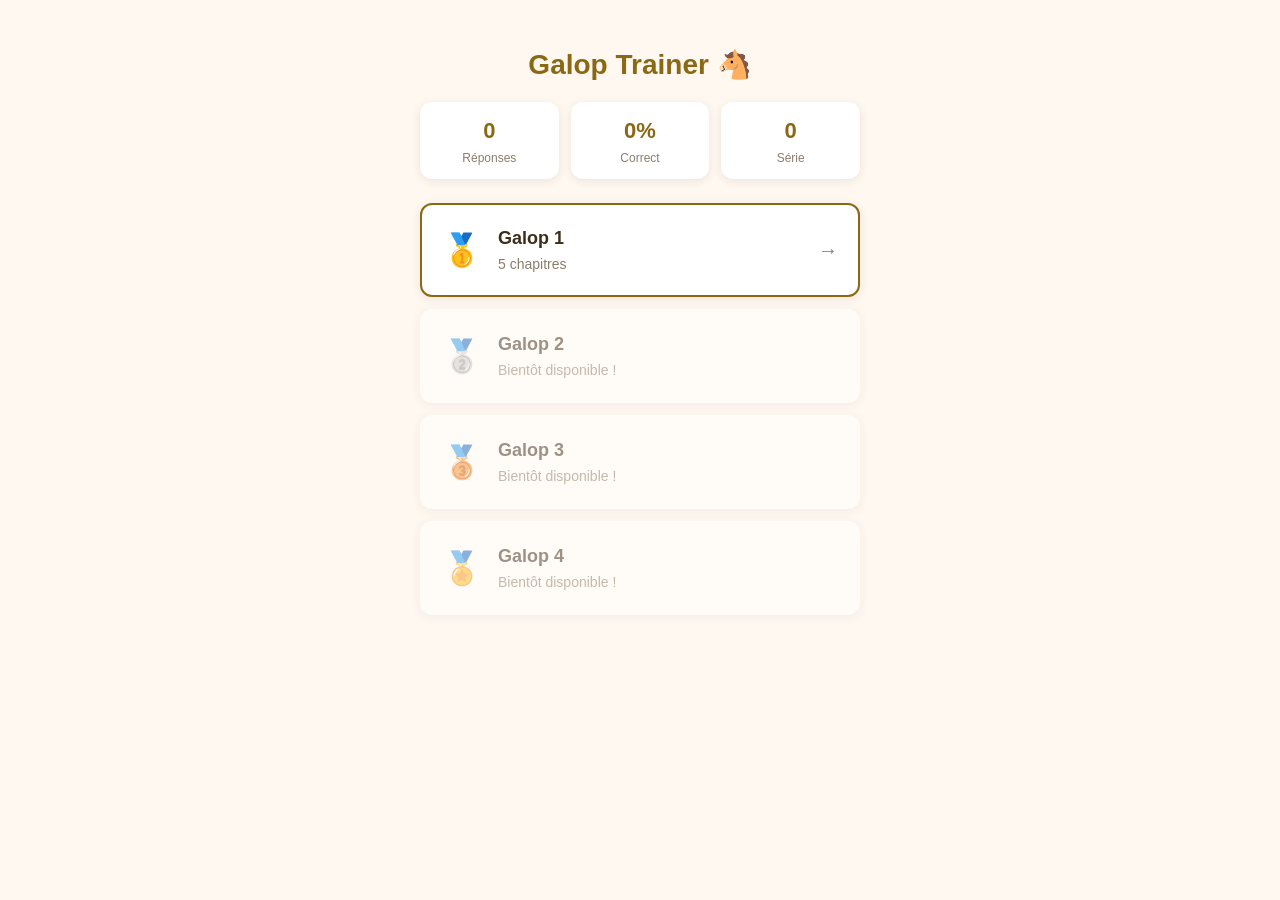
<file: index.html>
<!DOCTYPE html>
<html lang="fr">
<head>
  <meta charset="UTF-8">
  <meta name="viewport" content="width=device-width, initial-scale=1.0, viewport-fit=cover">
  <meta name="apple-mobile-web-app-capable" content="yes">
  <meta name="apple-mobile-web-app-status-bar-style" content="default">
  <meta name="theme-color" content="#FFF8F0">
  <title>Galop Trainer</title>
  <link rel="stylesheet" href="css/style.css">
  <link rel="manifest" href="manifest.json">
  <link rel="apple-touch-icon" href="assets/icons/icon-192.png">
</head>
<body>
  <div id="app">
    <!-- Home Screen -->
    <div id="screen-home" class="screen active">
      <header class="home-header">
        <h1>Galop Trainer 🐴</h1>
      </header>

      <div class="stats-bar" id="stats-bar">
        <div class="stat">
          <span class="stat-value" id="stat-answered">0</span>
          <span class="stat-label">Réponses</span>
        </div>
        <div class="stat">
          <span class="stat-value" id="stat-percent">0%</span>
          <span class="stat-label">Correct</span>
        </div>
        <div class="stat">
          <span class="stat-value" id="stat-streak">0</span>
          <span class="stat-label">Série</span>
        </div>
      </div>

      <div class="galop-levels" id="galop-levels"></div>
    </div>

    <!-- Chapter Selection Screen -->
    <div id="screen-chapters" class="screen">
      <header class="screen-header">
        <button class="btn-back" id="btn-back-chapters" aria-label="Retour">← Retour</button>
        <h2 id="chapters-title">Galop 1</h2>
      </header>
      <div class="chapter-list" id="chapter-list"></div>
    </div>

    <!-- Quiz Screen -->
    <div id="screen-quiz" class="screen">
      <header class="quiz-header">
        <button class="btn-back" id="btn-back-quiz" aria-label="Retour">← Quitter</button>
        <div class="progress-bar-container">
          <div class="progress-bar" id="quiz-progress-bar"></div>
        </div>
        <span class="progress-text" id="quiz-progress-text">1/10</span>
      </header>
      <div class="quiz-body" id="quiz-body"></div>
    </div>

    <!-- Results Screen -->
    <div id="screen-results" class="screen">
      <div class="results-content" id="results-content"></div>
    </div>
  </div>

  <script src="js/storage.js"></script>
  <script src="js/data.js"></script>
  <script src="js/ui.js"></script>
  <script src="js/quiz.js"></script>
  <script src="js/app.js"></script>
</body>
</html>
</file>
<file: css/style.css>
/* ===== CSS Custom Properties ===== */
:root {
  --color-primary: #8B6914;
  --color-primary-light: #C4A35A;
  --color-accent: #2D7D46;
  --color-correct: #2D9D4E;
  --color-incorrect: #D4574E;
  --color-partial: #E8A735;
  --color-bg: #FFF8F0;
  --color-card: #FFFFFF;
  --color-text: #3D2E1C;
  --color-text-light: #8B7D6B;
  --color-border: #E8DDD0;
  --shadow-card: 0 2px 8px rgba(61, 46, 28, 0.1);
  --radius: 12px;
  --font: -apple-system, BlinkMacSystemFont, "Segoe UI", Roboto, sans-serif;
}

/* ===== Reset & Base ===== */
*, *::before, *::after {
  box-sizing: border-box;
  margin: 0;
  padding: 0;
}

html {
  font-size: 16px;
  -webkit-text-size-adjust: 100%;
}

body {
  font-family: var(--font);
  background: var(--color-bg);
  color: var(--color-text);
  min-height: 100dvh;
  display: flex;
  justify-content: center;
  line-height: 1.5;
  -webkit-font-smoothing: antialiased;
}

#app {
  width: 100%;
  max-width: 480px;
  position: relative;
  min-height: 100dvh;
}

/* ===== Screen Management ===== */
.screen {
  display: none;
  padding: 20px;
  animation: fadeIn 200ms ease-out;
  min-height: 100dvh;
}

.screen.active {
  display: flex;
  flex-direction: column;
}

@keyframes fadeIn {
  from { opacity: 0; transform: translateY(8px); }
  to { opacity: 1; transform: translateY(0); }
}

/* ===== Home Screen ===== */
.home-header {
  text-align: center;
  padding: 24px 0 16px;
}

.home-header h1 {
  font-size: 28px;
  font-weight: 700;
  color: var(--color-primary);
}

/* Stats Bar */
.stats-bar {
  display: flex;
  gap: 12px;
  margin-bottom: 24px;
}

.stat {
  flex: 1;
  background: var(--color-card);
  border-radius: var(--radius);
  padding: 12px 8px;
  text-align: center;
  box-shadow: var(--shadow-card);
}

.stat-value {
  display: block;
  font-size: 22px;
  font-weight: 700;
  color: var(--color-primary);
}

.stat-label {
  display: block;
  font-size: 12px;
  color: var(--color-text-light);
  margin-top: 2px;
}

/* Galop Level Cards */
.galop-levels {
  display: flex;
  flex-direction: column;
  gap: 12px;
  flex: 1;
}

.galop-card {
  background: var(--color-card);
  border-radius: var(--radius);
  padding: 20px;
  box-shadow: var(--shadow-card);
  cursor: pointer;
  border: 2px solid transparent;
  transition: border-color 150ms, transform 150ms;
  display: flex;
  align-items: center;
  gap: 16px;
}

.galop-card:active {
  transform: scale(0.98);
}

.galop-card.active-level {
  border-color: var(--color-primary);
}

.galop-card.placeholder {
  opacity: 0.5;
  cursor: default;
}

.galop-card.placeholder:active {
  transform: none;
}

.galop-card-icon {
  font-size: 32px;
  flex-shrink: 0;
}

.galop-card-info {
  flex: 1;
}

.galop-card-title {
  font-size: 18px;
  font-weight: 600;
}

.galop-card-subtitle {
  font-size: 14px;
  color: var(--color-text-light);
  margin-top: 2px;
}

.galop-card-arrow {
  font-size: 20px;
  color: var(--color-text-light);
}

/* ===== Chapter Selection Screen ===== */
.screen-header {
  display: flex;
  align-items: center;
  gap: 12px;
  margin-bottom: 20px;
}

.screen-header h2 {
  font-size: 22px;
  font-weight: 700;
}

.btn-back {
  background: none;
  border: none;
  font-size: 16px;
  color: var(--color-primary);
  cursor: pointer;
  font-family: var(--font);
  padding: 4px 0;
  font-weight: 500;
}

.chapter-list {
  display: flex;
  flex-direction: column;
  gap: 12px;
  flex: 1;
}

.chapter-card {
  background: var(--color-card);
  border-radius: var(--radius);
  padding: 16px 20px;
  box-shadow: var(--shadow-card);
  cursor: pointer;
  transition: transform 150ms;
  display: flex;
  align-items: center;
  gap: 14px;
}

.chapter-card:active {
  transform: scale(0.98);
}

.chapter-card-emoji {
  font-size: 28px;
  flex-shrink: 0;
}

.chapter-card-info {
  flex: 1;
}

.chapter-card-title {
  font-size: 16px;
  font-weight: 600;
}

.chapter-card-meta {
  font-size: 13px;
  color: var(--color-text-light);
  margin-top: 2px;
}

.chapter-progress-ring {
  width: 40px;
  height: 40px;
  flex-shrink: 0;
}

.chapter-progress-ring circle {
  fill: none;
  stroke-width: 4;
  stroke-linecap: round;
}

.chapter-progress-ring .ring-bg {
  stroke: var(--color-border);
}

.chapter-progress-ring .ring-fill {
  stroke: var(--color-accent);
  transition: stroke-dashoffset 300ms;
}

.btn-mix-all {
  background: var(--color-primary);
  color: white;
  border: none;
  border-radius: var(--radius);
  padding: 16px;
  font-size: 17px;
  font-weight: 600;
  cursor: pointer;
  font-family: var(--font);
  margin-top: 8px;
  transition: transform 150ms, background 150ms;
}

.btn-mix-all:active {
  transform: scale(0.97);
  background: var(--color-primary-light);
}

/* ===== Quiz Screen ===== */
.quiz-header {
  display: flex;
  align-items: center;
  gap: 12px;
  margin-bottom: 20px;
  flex-shrink: 0;
}

.progress-bar-container {
  flex: 1;
  height: 8px;
  background: var(--color-border);
  border-radius: 4px;
  overflow: hidden;
}

.progress-bar {
  height: 100%;
  background: var(--color-accent);
  border-radius: 4px;
  transition: width 300ms ease;
  width: 0%;
}

.progress-text {
  font-size: 14px;
  font-weight: 600;
  color: var(--color-text-light);
  white-space: nowrap;
}

.quiz-body {
  flex: 1;
  display: flex;
  flex-direction: column;
}

/* Question Card */
.question-card {
  flex: 1;
  display: flex;
  flex-direction: column;
}

.question-text {
  font-size: 20px;
  font-weight: 600;
  line-height: 1.4;
  margin-bottom: 20px;
}

.options-list {
  display: flex;
  flex-direction: column;
  gap: 10px;
  flex: 1;
}

/* MCQ Option */
.option-btn {
  background: var(--color-card);
  border: 2px solid var(--color-border);
  border-radius: var(--radius);
  padding: 14px 16px;
  font-size: 16px;
  text-align: left;
  cursor: pointer;
  font-family: var(--font);
  color: var(--color-text);
  line-height: 1.4;
  transition: border-color 150ms, background 150ms;
  min-height: 48px;
  display: flex;
  align-items: center;
  gap: 12px;
}

.option-btn:active:not(.disabled) {
  transform: scale(0.98);
}

.option-btn.disabled {
  cursor: default;
}

.option-btn.selected {
  border-color: var(--color-primary);
  background: rgba(139, 105, 20, 0.05);
}

.option-btn.correct {
  border-color: var(--color-correct);
  background: rgba(45, 157, 78, 0.08);
}

.option-btn.incorrect {
  border-color: var(--color-incorrect);
  background: rgba(212, 87, 78, 0.08);
}

.option-btn.missed {
  border-color: var(--color-partial);
  background: rgba(232, 167, 53, 0.08);
}

.option-letter {
  width: 28px;
  height: 28px;
  border-radius: 50%;
  background: var(--color-border);
  display: flex;
  align-items: center;
  justify-content: center;
  font-size: 14px;
  font-weight: 600;
  flex-shrink: 0;
  transition: background 150ms, color 150ms;
}

.option-btn.selected .option-letter {
  background: var(--color-primary);
  color: white;
}

.option-btn.correct .option-letter {
  background: var(--color-correct);
  color: white;
}

.option-btn.incorrect .option-letter {
  background: var(--color-incorrect);
  color: white;
}

.option-btn.missed .option-letter {
  background: var(--color-partial);
  color: white;
}

.option-text {
  flex: 1;
}

.option-icon {
  font-size: 18px;
  flex-shrink: 0;
}

/* Multi-select Checkbox */
.option-checkbox {
  width: 24px;
  height: 24px;
  border: 2px solid var(--color-border);
  border-radius: 6px;
  display: flex;
  align-items: center;
  justify-content: center;
  flex-shrink: 0;
  transition: background 150ms, border-color 150ms;
  font-size: 14px;
  color: transparent;
}

.option-btn.selected .option-checkbox {
  background: var(--color-primary);
  border-color: var(--color-primary);
  color: white;
}

.option-btn.correct .option-checkbox {
  background: var(--color-correct);
  border-color: var(--color-correct);
  color: white;
}

.option-btn.incorrect .option-checkbox {
  background: var(--color-incorrect);
  border-color: var(--color-incorrect);
  color: white;
}

.option-btn.missed .option-checkbox {
  background: var(--color-partial);
  border-color: var(--color-partial);
  color: white;
}

/* Validate Button */
.btn-validate {
  background: var(--color-accent);
  color: white;
  border: none;
  border-radius: var(--radius);
  padding: 16px;
  font-size: 17px;
  font-weight: 600;
  cursor: pointer;
  font-family: var(--font);
  margin-top: 16px;
  transition: transform 150ms, opacity 150ms;
  min-height: 52px;
}

.btn-validate:disabled {
  opacity: 0.4;
  cursor: default;
}

.btn-validate:active:not(:disabled) {
  transform: scale(0.97);
}

/* Feedback Card */
.feedback-card {
  background: var(--color-card);
  border-radius: var(--radius);
  padding: 16px 20px;
  margin-top: 16px;
  box-shadow: var(--shadow-card);
  animation: slideUp 200ms ease-out;
}

@keyframes slideUp {
  from { opacity: 0; transform: translateY(12px); }
  to { opacity: 1; transform: translateY(0); }
}

.feedback-message {
  font-size: 18px;
  font-weight: 600;
  margin-bottom: 8px;
}

.feedback-message.correct {
  color: var(--color-correct);
}

.feedback-message.incorrect {
  color: var(--color-incorrect);
}

.feedback-message.partial {
  color: var(--color-partial);
}

.feedback-explanation {
  font-size: 15px;
  color: var(--color-text-light);
  line-height: 1.5;
}

.btn-next {
  background: var(--color-primary);
  color: white;
  border: none;
  border-radius: var(--radius);
  padding: 16px;
  font-size: 17px;
  font-weight: 600;
  cursor: pointer;
  font-family: var(--font);
  margin-top: 16px;
  width: 100%;
  transition: transform 150ms;
  min-height: 52px;
}

.btn-next:active {
  transform: scale(0.97);
}

/* Skip button */
.btn-skip {
  background: none;
  border: none;
  font-size: 14px;
  color: var(--color-text-light);
  cursor: pointer;
  font-family: var(--font);
  padding: 8px;
  margin-top: 8px;
  align-self: center;
}

/* ===== Results Screen ===== */
.results-content {
  display: flex;
  flex-direction: column;
  align-items: center;
  text-align: center;
  flex: 1;
  padding-top: 40px;
}

.results-stars {
  font-size: 48px;
  margin-bottom: 16px;
}

.results-score {
  font-size: 36px;
  font-weight: 700;
  color: var(--color-primary);
}

.results-percent {
  font-size: 18px;
  color: var(--color-text-light);
  margin-top: 4px;
  margin-bottom: 24px;
}

.results-message {
  font-size: 20px;
  font-weight: 600;
  margin-bottom: 32px;
}

.results-missed {
  width: 100%;
  text-align: left;
  margin-bottom: 24px;
}

.results-missed h3 {
  font-size: 16px;
  font-weight: 600;
  margin-bottom: 12px;
  color: var(--color-text-light);
}

.missed-question {
  background: var(--color-card);
  border-radius: var(--radius);
  padding: 12px 16px;
  margin-bottom: 8px;
  box-shadow: var(--shadow-card);
  font-size: 14px;
  line-height: 1.4;
  border-left: 3px solid var(--color-incorrect);
}

.results-buttons {
  display: flex;
  flex-direction: column;
  gap: 10px;
  width: 100%;
  margin-top: auto;
  padding-bottom: 20px;
}

.btn-result {
  border: none;
  border-radius: var(--radius);
  padding: 16px;
  font-size: 17px;
  font-weight: 600;
  cursor: pointer;
  font-family: var(--font);
  transition: transform 150ms;
  min-height: 52px;
}

.btn-result:active {
  transform: scale(0.97);
}

.btn-result.primary {
  background: var(--color-primary);
  color: white;
}

.btn-result.secondary {
  background: var(--color-card);
  color: var(--color-text);
  border: 2px solid var(--color-border);
}

/* ===== Utilities ===== */
.hidden {
  display: none !important;
}

/* Safe area for iPhone notch */
@supports (padding: env(safe-area-inset-bottom)) {
  .screen {
    padding-bottom: calc(20px + env(safe-area-inset-bottom));
  }
}
</file>
